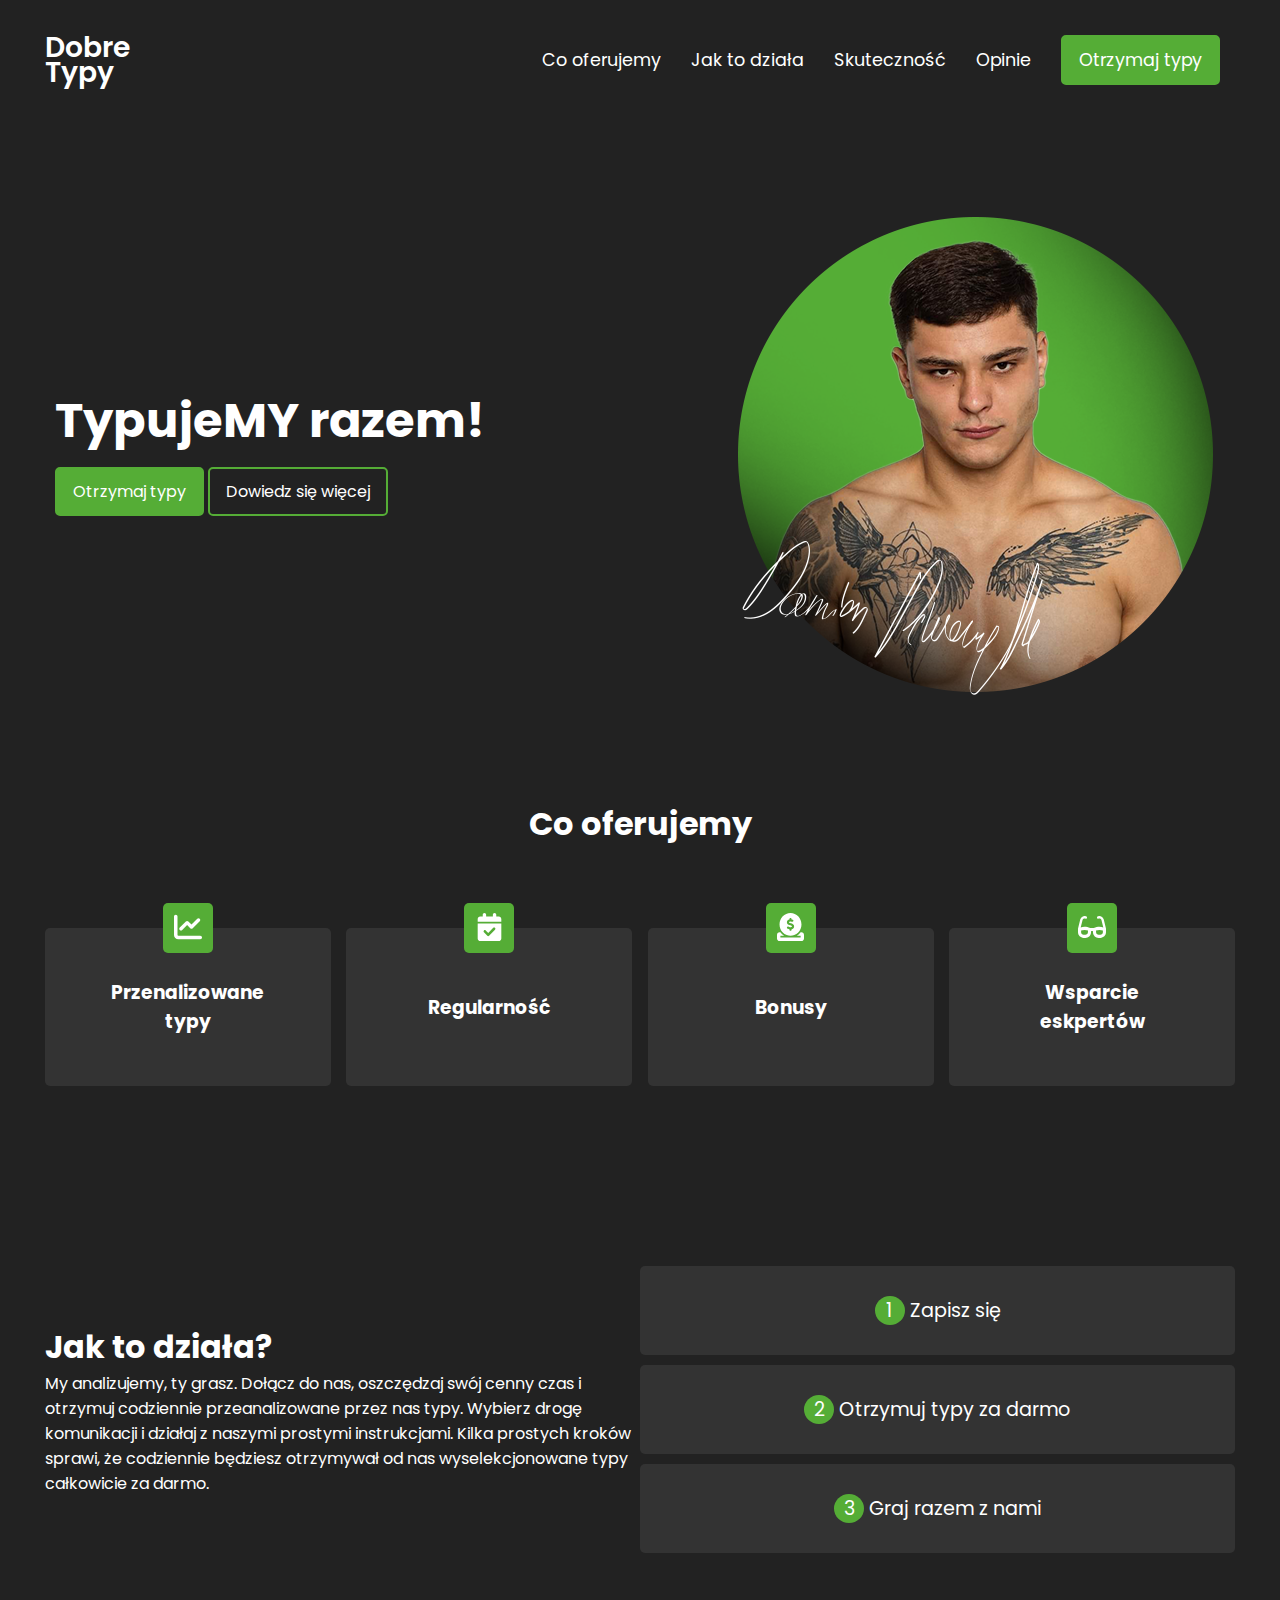
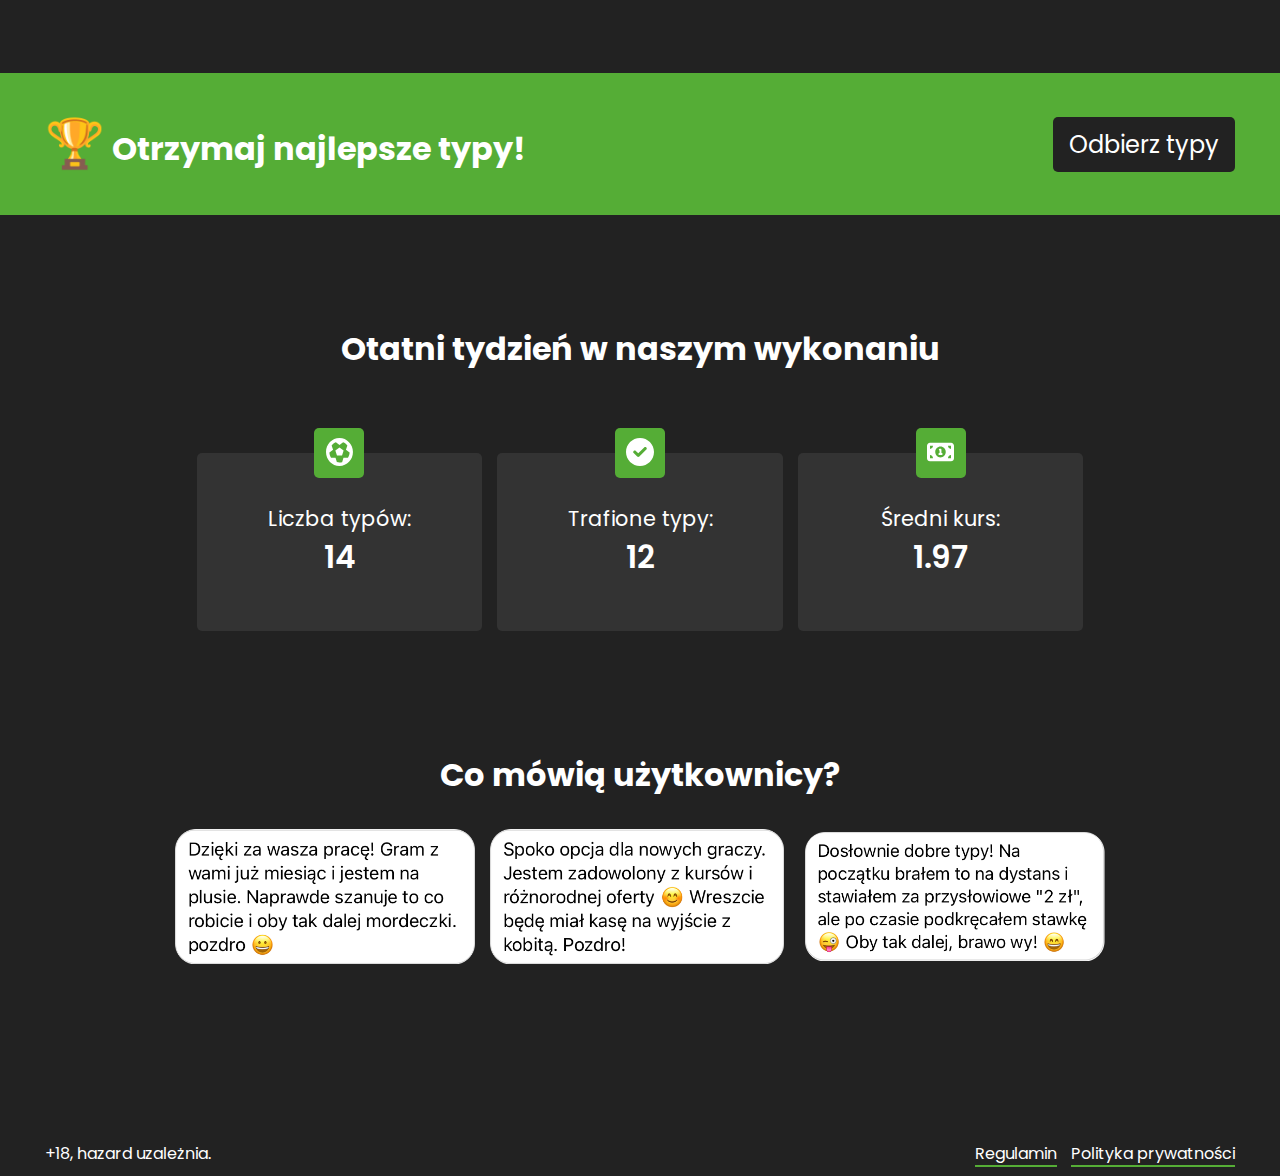
<file: index.html>
<!DOCTYPE html>
<html lang="en">

<head>
  <meta charset="UTF-8">
  <meta http-equiv="X-UA-Compatible" content="IE=edge">
  <meta name="viewport" content="width=device-width, initial-scale=1.0">
  <title>Dobre Typy!</title>
  <link rel="preconnect" href="https://fonts.googleapis.com">
  <link rel="preconnect" href="https://fonts.gstatic.com" crossorigin>
  <link href="https://fonts.googleapis.com/css2?family=Poppins:wght@400;600;700&display=swap" rel="stylesheet">

  <link rel="stylesheet" href="./style.css">
</head>

<body>

  <nav class="navbar">
    <div class="logo">
      <p> Dobre <br>Typy</p>
    </div>
    <ul class="menu-list">
      <li class="desktop"><a href="#oferta">Co oferujemy</a></li>
      <li class="desktop"><a href="#jak">Jak to działa</a></li>
      <li class="desktop"><a href="#skutecznosc">Skuteczność</a></li>
      <li class="desktop"><a href="#opinie">Opinie</a></li>
      <li><a class="primary-btn" href="#otrzymaj">Otrzymaj typy</a></li>
    </ul>
  </nav>

  <div id="max-width">
    <header class="header">
      <div class="header-copy">
        <h1>TypujeMY razem!</h1>
        <div class="header-buttons">
          <a href="#otrzymaj" class="primary-btn">Otrzymaj typy</a>
          <a href="#oferta" class="secondary-btn">Dowiedz się więcej</a>
        </div>
      </div>
      <div class="header-img"><img src="./img/ambasador.png" alt=""></div>
    </header>
  </div>


  <div id="max-width">
    <div id="oferta" class="offer">
      <h2>Co oferujemy</h2>
      <div class="offer-cards">
        <div class="card">
          <div class="icon"><img src="./img/chart-line-solid.svg" alt=""></div>
          <h3>Przenalizowane<br>typy</h3>
        </div>
        <div class="card">
          <div class="icon"><img src="./img/calendar-check-solid.svg" alt=""></div>
          <h3>Regularność</h3>
        </div>
        <div class="card">
          <div class="icon"><img src="./img/circle-dollar-to-slot-solid.svg" alt=""></div>
          <h3>Bonusy</h3>
        </div>
        <div class="card">
          <div class="icon"><img src="./img/glasses-solid.svg" alt=""></div>
          <h3>Wsparcie<br>eskpertów</h3>
        </div>
      </div>
    </div>
  </div>

  <div id="max-width">
    <div id="jak" class="how">
      <div class="how-copy">
        <h2>Jak to działa?</h2>
        <p>My analizujemy, ty grasz. Dołącz do nas, oszczędzaj swój cenny czas i otrzymuj codziennie przeanalizowane
          przez nas typy. Wybierz drogę komunikacji i działaj z naszymi prostymi instrukcjami. Kilka prostych kroków
          sprawi, że codziennie będziesz otrzymywał od nas wyselekcjonowane typy całkowicie za darmo.</p>
      </div>

      <div class="how-steps">
        <div class="step step1">
          <p><span class="num">1</span>
            Zapisz się</p>
        </div>
        <div class="step step2">
          <p><span class="num">2</span>
            Otrzymuj typy za darmo</p>
        </div>
        <div class="step step3">
          <p><span class="num">3</span>
            Graj razem z nami</p>
        </div>
      </div>
    </div>
  </div>

  <div id="full-width">
    <div id="max-width">
      <div id="otrzymaj" class="get-bets">
        <h2><span class="emoji">&#x1F3C6;</span> Otrzymaj najlepsze typy!</h2>
        <a href="https://m.me/100685965868859" class="bets-btn">Odbierz typy</a>
      </div>
    </div>
  </div>

  <div id="max-width">
    <div id="skutecznosc" class="accuracy">
      <h2>Otatni tydzień w naszym wykonaniu</h2>
      <div class="accuracy-cards">
        <div class="card">
          <div class="icon"><img src="./img/futbol-solid.svg" alt=""></div>
          <h4>Liczba typów:<br> <span class="stat">14</span></h4>
        </div>
        <div class="card">
          <div class="icon"><img src="./img/circle-check-solid.svg" alt=""></div>
          <h4>Trafione typy:<br> <span class="stat">12</span></h4>
        </div>
        <div class="card">
          <div class="icon"><img src="./img/money-bill-1-solid.svg" alt=""></div>
          <h4>Średni kurs:<br> <span class="stat">1.97</span></h4>
        </div>
      </div>
    </div>
  </div>

  <div id="max-width">
    <div id="opinie" class="testimionals">
      <h2>Co mówią użytkownicy?</h2>
      <div class="testimonials-container">
        <div class="testimonial">
          <img src="./img/opinia1.png" alt="Opinia pierwszego użytkownika">
        </div>
        <div class="testimonial">
          <img src="./img/opinia2.png" alt="Opinia drugiego użytkownika">
        </div>
        <div class="testimonial">
          <img src="./img/opinia3.png" alt="Opinia trzeciego użytkownika">
        </div>
      </div>
    </div>
  </div>

  <div id="max-width">
    <footer>
      <p>+18, hazard uzależnia.</p>
      <div class="footer-btns">
        <a href="./regulamin.html">Regulamin</a>
        <a href="./privacy.html">Polityka prywatności</a>
      </div>
    </footer>
  </div>

</body>

</html>
</file>
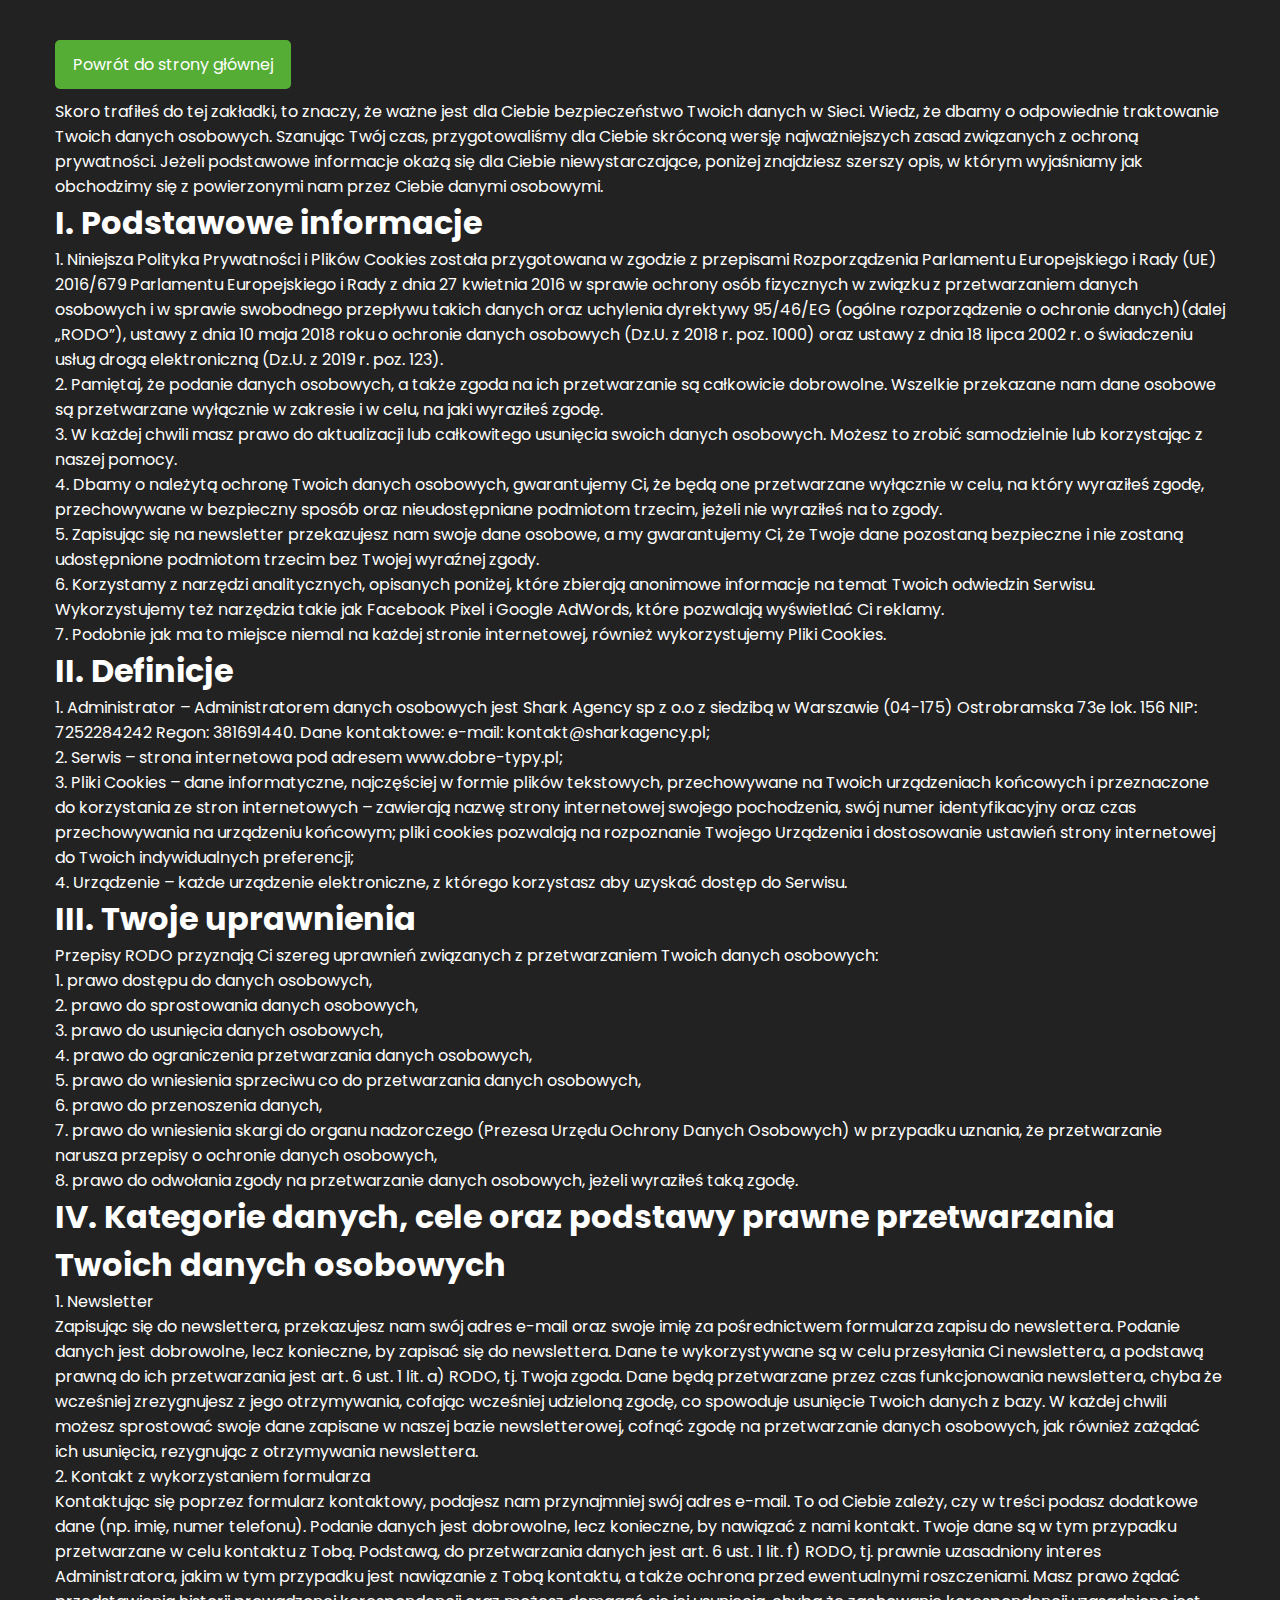
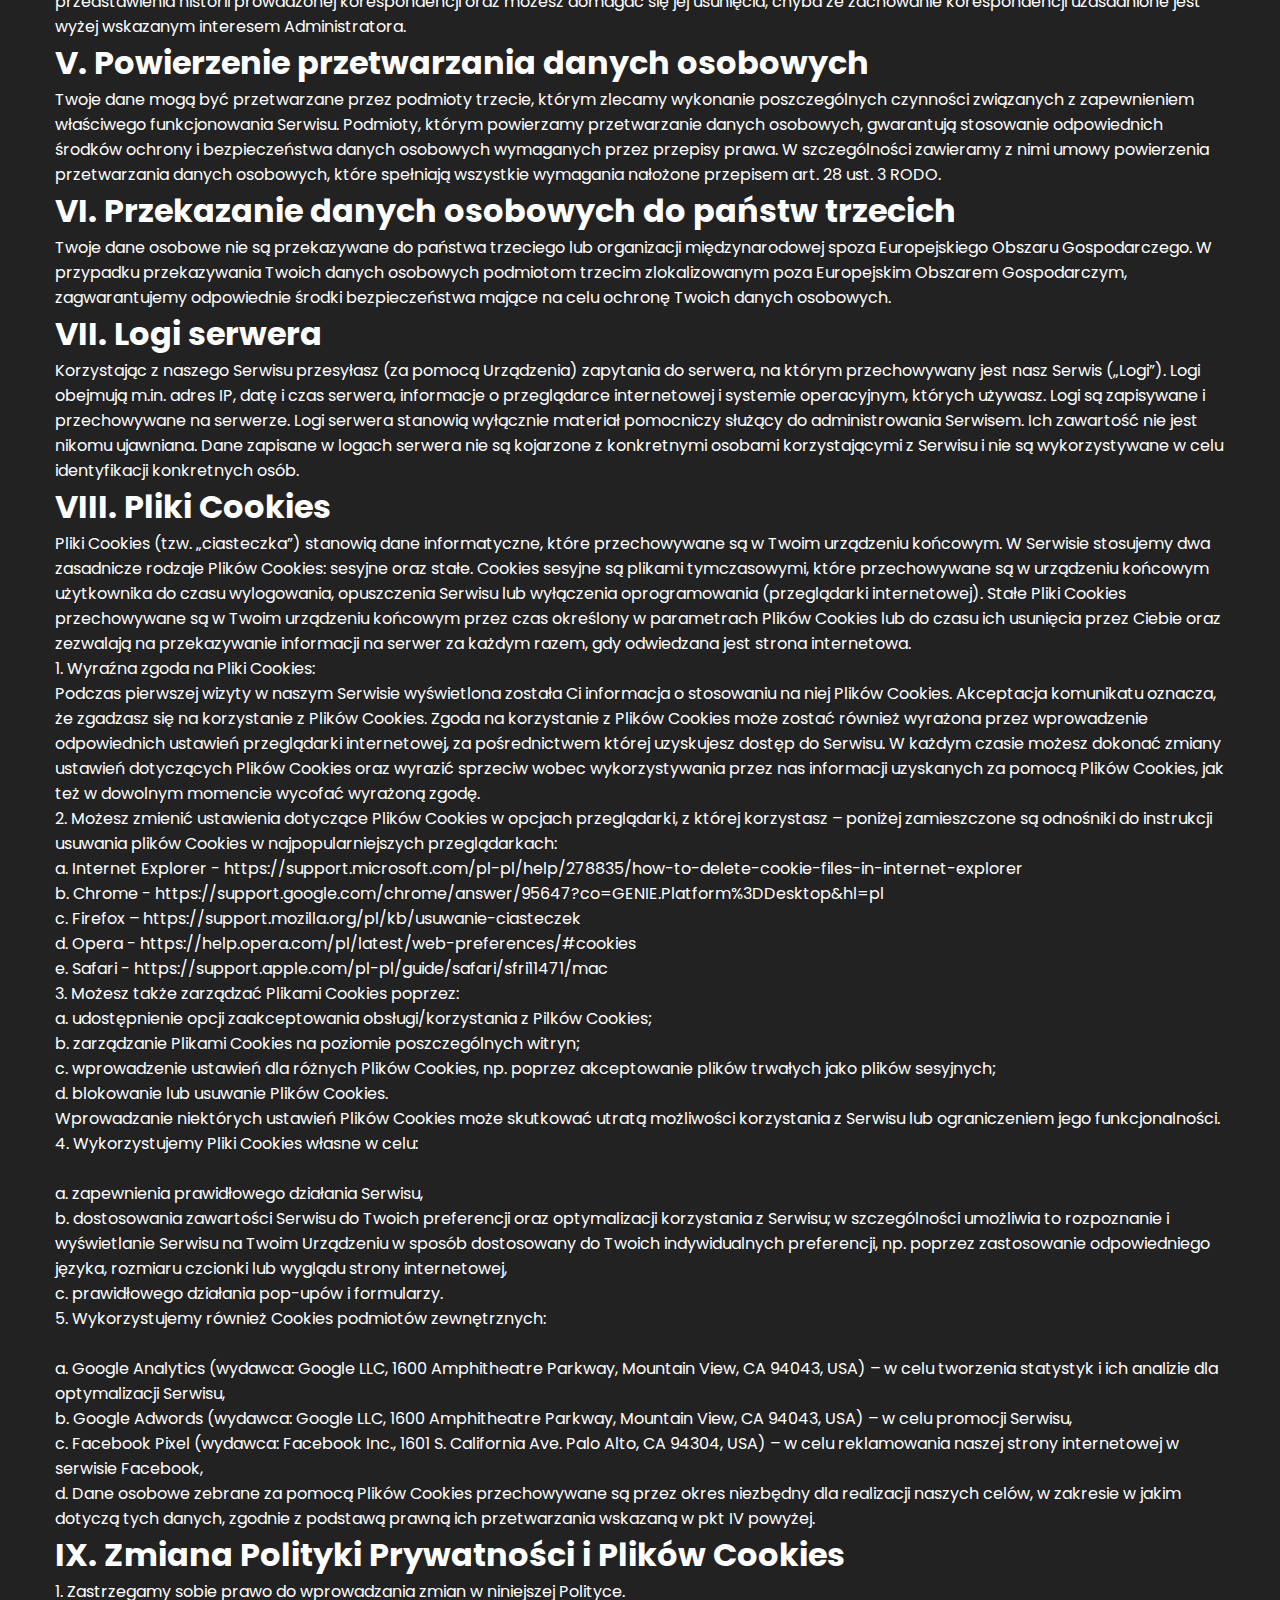
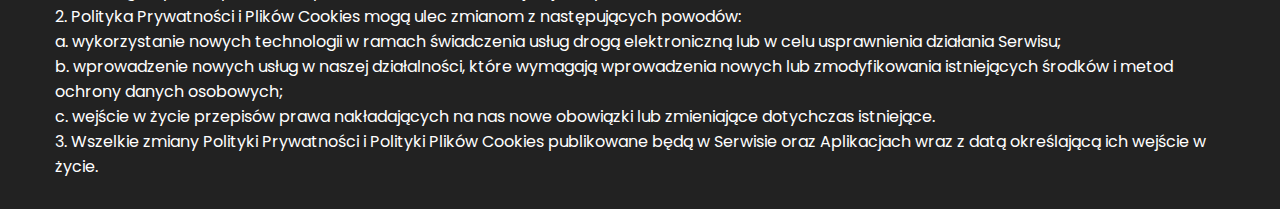
<file: privacy.html>
<!DOCTYPE html>
<html lang="en">

<head>
  <meta charset="UTF-8">
  <meta http-equiv="X-UA-Compatible" content="IE=edge">
  <meta name="viewport" content="width=device-width, initial-scale=1.0">
  <title>Dobre Typy!</title>
  <link rel="preconnect" href="https://fonts.googleapis.com">
  <link rel="preconnect" href="https://fonts.gstatic.com" crossorigin>
  <link href="https://fonts.googleapis.com/css2?family=Poppins:wght@400;600;700&display=swap" rel="stylesheet">

  <link rel="stylesheet" href="./style.css">
</head>

<body>
  <div class="regulamin">
    <a href="./index.html" class="primary-btn">Powrót do strony głównej</a>
    <p>Skoro trafiłeś do tej zakładki, to znaczy, że ważne jest dla Ciebie bezpieczeństwo Twoich danych w Sieci. Wiedz,
      że dbamy o odpowiednie traktowanie Twoich danych osobowych. Szanując Twój czas, przygotowaliśmy dla Ciebie
      skróconą wersję najważniejszych zasad związanych z ochroną prywatności. Jeżeli podstawowe informacje okażą się dla
      Ciebie niewystarczające, poniżej znajdziesz szerszy opis, w którym wyjaśniamy jak obchodzimy się z powierzonymi
      nam przez Ciebie danymi osobowymi.</p>
    <h2>I. Podstawowe informacje</h2>
    <ul>
      <li>1. Niniejsza Polityka Prywatności i Plików Cookies została przygotowana w zgodzie z przepisami Rozporządzenia
        Parlamentu Europejskiego i Rady (UE) 2016/679 Parlamentu Europejskiego i Rady z dnia 27 kwietnia 2016 w sprawie
        ochrony osób fizycznych w związku z przetwarzaniem danych osobowych i w sprawie swobodnego przepływu takich
        danych oraz uchylenia dyrektywy 95/46/EG (ogólne rozporządzenie o ochronie danych)(dalej „RODO”), ustawy z dnia
        10 maja 2018 roku o ochronie danych osobowych (Dz.U. z 2018 r. poz. 1000) oraz ustawy z dnia 18 lipca 2002 r. o
        świadczeniu usług drogą elektroniczną (Dz.U. z 2019 r. poz. 123).</li>
      <li>2. Pamiętaj, że podanie danych osobowych, a także zgoda na ich przetwarzanie są całkowicie dobrowolne.
        Wszelkie przekazane nam dane osobowe są przetwarzane wyłącznie w zakresie i w celu, na jaki wyraziłeś zgodę.
      </li>
      <li>3. W każdej chwili masz prawo do aktualizacji lub całkowitego usunięcia swoich danych osobowych. Możesz to
        zrobić samodzielnie lub korzystając z naszej pomocy.</li>
      <li>4. Dbamy o należytą ochronę Twoich danych osobowych, gwarantujemy Ci, że będą one przetwarzane wyłącznie w
        celu, na który wyraziłeś zgodę, przechowywane w bezpieczny sposób oraz nieudostępniane podmiotom trzecim, jeżeli
        nie wyraziłeś na to zgody.
      </li>
      <li>5. Zapisując się na newsletter przekazujesz nam swoje dane osobowe, a my gwarantujemy Ci, że Twoje dane
        pozostaną bezpieczne i nie zostaną udostępnione podmiotom trzecim bez Twojej wyraźnej zgody.</li>
      <li>6. Korzystamy z narzędzi analitycznych, opisanych poniżej, które zbierają anonimowe informacje na temat Twoich
        odwiedzin Serwisu. Wykorzystujemy też narzędzia takie jak Facebook Pixel i Google AdWords, które pozwalają
        wyświetlać Ci reklamy.</li>
      <li>7. Podobnie jak ma to miejsce niemal na każdej stronie internetowej, również wykorzystujemy Pliki Cookies.
      </li>
    </ul>
    <h2>II. Definicje</h2>
    <ul>
      <li>1. Administrator – Administratorem danych osobowych jest Shark Agency sp z o.o z siedzibą w Warszawie (04-175)
        Ostrobramska 73e lok. 156 NIP: 7252284242 Regon: 381691440. Dane kontaktowe: e-mail: kontakt@sharkagency.pl;
      </li>
      <li>2. Serwis – strona internetowa pod adresem www.dobre-typy.pl;</li>
      <li>3. Pliki Cookies – dane informatyczne, najczęściej w formie plików tekstowych, przechowywane na Twoich
        urządzeniach końcowych i przeznaczone do korzystania ze stron internetowych – zawierają nazwę strony
        internetowej swojego pochodzenia, swój numer identyfikacyjny oraz czas przechowywania na urządzeniu końcowym;
        pliki cookies pozwalają na rozpoznanie Twojego Urządzenia i dostosowanie ustawień strony internetowej do Twoich
        indywidualnych preferencji;</li>
      <li>4. Urządzenie – każde urządzenie elektroniczne, z którego korzystasz aby uzyskać dostęp do Serwisu.</li>
    </ul>
    <h2>III. Twoje uprawnienia</h2>
    <ul>
      <li>Przepisy RODO przyznają Ci szereg uprawnień związanych z przetwarzaniem Twoich danych osobowych:</li>
      <li>1. prawo dostępu do danych osobowych,</li>
      <li>2. prawo do sprostowania danych osobowych,</li>
      <li>3. prawo do usunięcia danych osobowych,</li>
      <li>4. prawo do ograniczenia przetwarzania danych osobowych,</li>
      <li>5. prawo do wniesienia sprzeciwu co do przetwarzania danych osobowych,</li>
      <li>6. prawo do przenoszenia danych,</li>
      <li>7. prawo do wniesienia skargi do organu nadzorczego (Prezesa Urzędu Ochrony Danych Osobowych) w przypadku
        uznania, że przetwarzanie narusza przepisy o ochronie danych osobowych,</li>
      <li>8. prawo do odwołania zgody na przetwarzanie danych osobowych, jeżeli wyraziłeś taką zgodę.</li>
    </ul>
    <h2>IV. Kategorie danych, cele oraz podstawy prawne przetwarzania Twoich danych osobowych</h2>
    <ul>
      <li>1. Newsletter <br>Zapisując się do newslettera, przekazujesz nam swój adres e-mail oraz swoje imię za
        pośrednictwem formularza zapisu do newslettera. Podanie danych jest dobrowolne, lecz konieczne, by zapisać się
        do newslettera. Dane te wykorzystywane są w celu przesyłania Ci newslettera, a podstawą prawną do ich
        przetwarzania jest art. 6 ust. 1 lit. a) RODO, tj. Twoja zgoda. Dane będą przetwarzane przez czas funkcjonowania
        newslettera, chyba że wcześniej zrezygnujesz z jego otrzymywania, cofając wcześniej udzieloną zgodę, co
        spowoduje usunięcie Twoich danych z bazy. W każdej chwili możesz sprostować swoje dane zapisane w naszej bazie
        newsletterowej, cofnąć zgodę na przetwarzanie danych osobowych, jak również zażądać ich usunięcia, rezygnując z
        otrzymywania newslettera.</li>
      <li>2. Kontakt z wykorzystaniem formularza <br>Kontaktując się poprzez formularz kontaktowy, podajesz nam
        przynajmniej swój adres e-mail. To od Ciebie zależy, czy w treści podasz dodatkowe dane (np. imię, numer
        telefonu). Podanie danych jest dobrowolne, lecz konieczne, by nawiązać z nami kontakt. Twoje dane są w tym
        przypadku przetwarzane w celu kontaktu z Tobą. Podstawą, do przetwarzania danych jest art. 6 ust. 1 lit. f)
        RODO, tj. prawnie uzasadniony interes Administratora, jakim w tym przypadku jest nawiązanie z Tobą kontaktu, a
        także ochrona przed ewentualnymi roszczeniami. Masz prawo żądać przedstawienia historii prowadzonej
        korespondencji oraz możesz domagać się jej usunięcia, chyba że zachowanie korespondencji uzasadnione jest wyżej
        wskazanym interesem Administratora.</li>
    </ul>
    <h2>V. Powierzenie przetwarzania danych osobowych</h2>
    <p>Twoje dane mogą być przetwarzane przez podmioty trzecie, którym zlecamy wykonanie poszczególnych czynności
      związanych z zapewnieniem właściwego funkcjonowania Serwisu. Podmioty, którym powierzamy przetwarzanie danych
      osobowych, gwarantują stosowanie odpowiednich środków ochrony i bezpieczeństwa danych osobowych wymaganych przez
      przepisy prawa. W szczególności zawieramy z nimi umowy powierzenia przetwarzania danych osobowych, które spełniają
      wszystkie wymagania nałożone przepisem art. 28 ust. 3 RODO.</p>
    <h2>VI. Przekazanie danych osobowych do państw trzecich</h2>
    <p>Twoje dane osobowe nie są przekazywane do państwa trzeciego lub organizacji międzynarodowej spoza Europejskiego
      Obszaru Gospodarczego. W przypadku przekazywania Twoich danych osobowych podmiotom trzecim zlokalizowanym poza
      Europejskim Obszarem Gospodarczym, zagwarantujemy odpowiednie środki bezpieczeństwa mające na celu ochronę Twoich
      danych osobowych.</p>
    <h2>VII. Logi serwera</h2>
    <p>Korzystając z naszego Serwisu przesyłasz (za pomocą Urządzenia) zapytania do serwera, na którym przechowywany
      jest nasz Serwis („Logi”). Logi obejmują m.in. adres IP, datę i czas serwera, informacje o przeglądarce
      internetowej i systemie operacyjnym, których używasz. Logi są zapisywane i przechowywane na serwerze. Logi serwera
      stanowią wyłącznie materiał pomocniczy służący do administrowania Serwisem. Ich zawartość nie jest nikomu
      ujawniana. Dane zapisane w logach serwera nie są kojarzone z konkretnymi osobami korzystającymi z Serwisu i nie są
      wykorzystywane w celu identyfikacji konkretnych osób.</p>
    <h2>VIII. Pliki Cookies</h2>
    <p>Pliki Cookies (tzw. „ciasteczka”) stanowią dane informatyczne, które przechowywane są w Twoim urządzeniu
      końcowym. W Serwisie stosujemy dwa zasadnicze rodzaje Plików Cookies: sesyjne oraz stałe. Cookies sesyjne są
      plikami tymczasowymi, które przechowywane są w urządzeniu końcowym użytkownika do czasu wylogowania, opuszczenia
      Serwisu lub wyłączenia oprogramowania (przeglądarki internetowej). Stałe Pliki Cookies przechowywane są w Twoim
      urządzeniu końcowym przez czas określony w parametrach Plików Cookies lub do czasu ich usunięcia przez Ciebie oraz
      zezwalają na przekazywanie informacji na serwer za każdym razem, gdy odwiedzana jest strona internetowa.</p>
    <p>1. Wyraźna zgoda na Pliki Cookies: <br>
      Podczas pierwszej wizyty w naszym Serwisie wyświetlona została Ci informacja o stosowaniu na niej Plików Cookies.
      Akceptacja komunikatu oznacza, że zgadzasz się na korzystanie z Plików Cookies. Zgoda na korzystanie z Plików
      Cookies może zostać również wyrażona przez wprowadzenie odpowiednich ustawień przeglądarki internetowej, za
      pośrednictwem której uzyskujesz dostęp do Serwisu. W każdym czasie możesz dokonać zmiany ustawień dotyczących
      Plików Cookies oraz wyrazić sprzeciw wobec wykorzystywania przez nas informacji uzyskanych za pomocą Plików
      Cookies, jak też w dowolnym momencie wycofać wyrażoną zgodę.</p>
    <p>2. Możesz zmienić ustawienia dotyczące Plików Cookies w opcjach przeglądarki, z której korzystasz – poniżej
      zamieszczone są odnośniki do instrukcji usuwania plików Cookies w najpopularniejszych przeglądarkach:</p>
    <ul>
      <li>a. Internet Explorer -
        https://support.microsoft.com/pl-pl/help/278835/how-to-delete-cookie-files-in-internet-explorer</li>
      <li>b. Chrome - https://support.google.com/chrome/answer/95647?co=GENIE.Platform%3DDesktop&hl=pl</li>
      <li>c. Firefox – https://support.mozilla.org/pl/kb/usuwanie-ciasteczek</li>
      <li>d. Opera - https://help.opera.com/pl/latest/web-preferences/#cookies</li>
      <li>e. Safari - https://support.apple.com/pl-pl/guide/safari/sfri11471/mac</li>
      <p>3. Możesz także zarządzać Plikami Cookies poprzez:</p>
      <ul>
        <li>a. udostępnienie opcji zaakceptowania obsługi/korzystania z Pilków Cookies;</li>
        <li>b. zarządzanie Plikami Cookies na poziomie poszczególnych witryn;</li>
        <li>c. wprowadzenie ustawień dla różnych Plików Cookies, np. poprzez akceptowanie plików trwałych jako plików
          sesyjnych;</li>
        <li>d. blokowanie lub usuwanie Plików Cookies.</li>
        <li>Wprowadzanie niektórych ustawień Plików Cookies może skutkować utratą możliwości korzystania z Serwisu lub
          ograniczeniem jego funkcjonalności.</li>
      </ul>
    </ul>
    <p>4. Wykorzystujemy Pliki Cookies własne w celu: <br><br>
      a. zapewnienia prawidłowego działania Serwisu,

      <br>
      b. dostosowania zawartości Serwisu do Twoich preferencji oraz optymalizacji korzystania z Serwisu; w szczególności
      umożliwia to rozpoznanie i wyświetlanie Serwisu na Twoim Urządzeniu w sposób dostosowany do Twoich indywidualnych
      preferencji, np. poprzez zastosowanie odpowiedniego języka, rozmiaru czcionki lub wyglądu strony internetowej,
      <br>

      c. prawidłowego działania pop-upów i formularzy.

      <br>
      5. Wykorzystujemy również Cookies podmiotów zewnętrznych:
      <br>
      <br>
      a. Google Analytics (wydawca: Google LLC, 1600 Amphitheatre Parkway, Mountain View, CA 94043, USA) – w celu
      tworzenia statystyk i ich analizie dla optymalizacji Serwisu,

      <br>
      b. Google Adwords (wydawca: Google LLC, 1600 Amphitheatre Parkway, Mountain View, CA 94043, USA) – w celu promocji
      Serwisu,

      <br>
      c. Facebook Pixel (wydawca: Facebook Inc., 1601 S. California Ave. Palo Alto, CA 94304, USA) – w celu reklamowania
      naszej strony internetowej w serwisie Facebook,

      <br>
      d. Dane osobowe zebrane za pomocą Plików Cookies przechowywane są przez okres niezbędny dla realizacji naszych
      celów, w zakresie w jakim dotyczą tych danych, zgodnie z podstawą prawną ich przetwarzania wskazaną w pkt IV
      powyżej.
    </p>
    <h2>IX. Zmiana Polityki Prywatności i Plików Cookies</h2>
    <p>1. Zastrzegamy sobie prawo do wprowadzania zmian w niniejszej Polityce.
      <br>

      2. Polityka Prywatności i Plików Cookies mogą ulec zmianom z następujących powodów:

      <br>
      a. wykorzystanie nowych technologii w ramach świadczenia usług drogą elektroniczną lub w celu usprawnienia
      działania Serwisu;
      <br>

      b. wprowadzenie nowych usług w naszej działalności, które wymagają wprowadzenia nowych lub zmodyfikowania
      istniejących środków i metod ochrony danych osobowych;

      <br>
      c. wejście w życie przepisów prawa nakładających na nas nowe obowiązki lub zmieniające dotychczas istniejące.

      <br>
      3. Wszelkie zmiany Polityki Prywatności i Polityki Plików Cookies publikowane będą w Serwisie oraz Aplikacjach
      wraz z datą określającą ich wejście w życie.</p>
  </div>
</body>

</html>
</file>
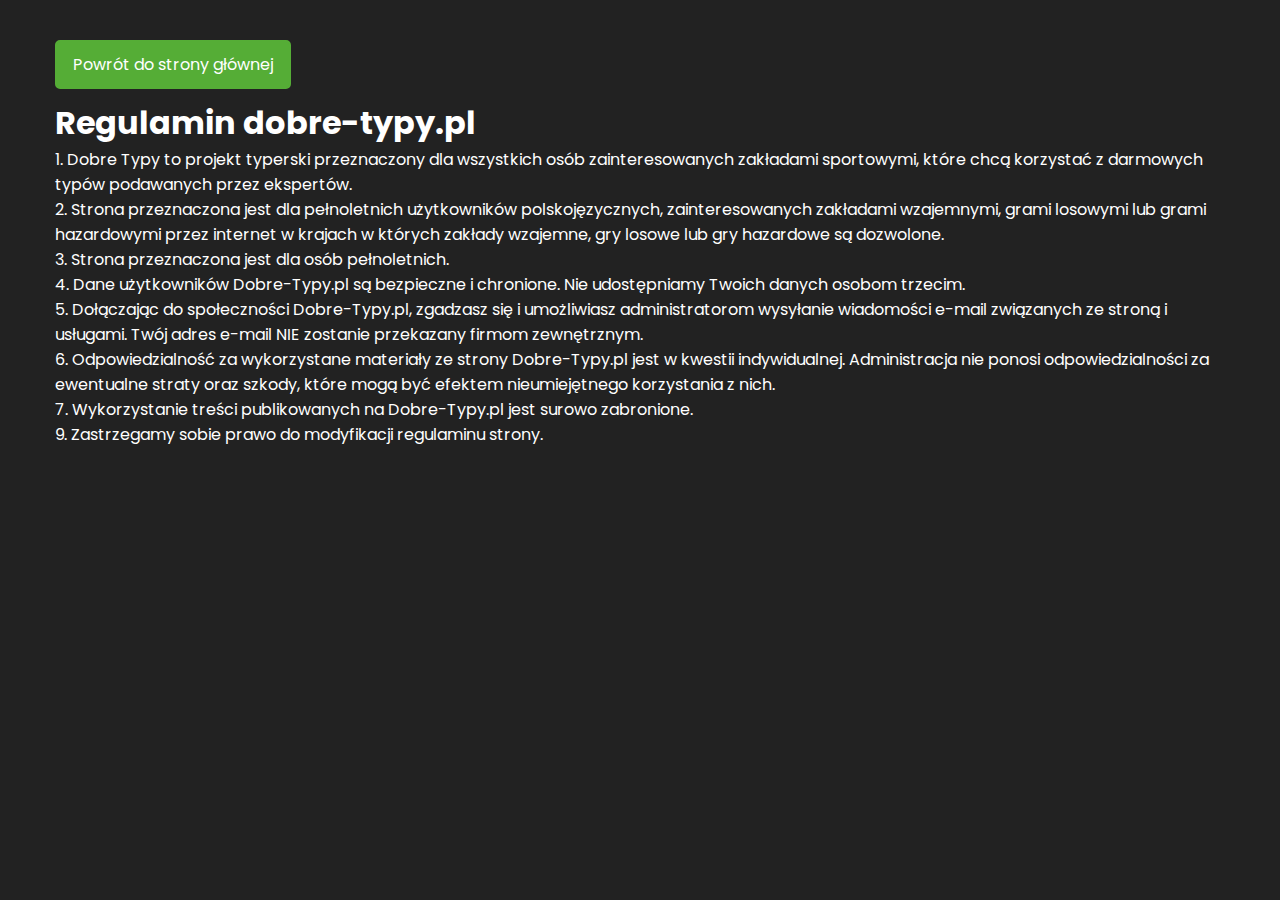
<file: regulamin.html>
<!DOCTYPE html>
<html lang="en">

<head>
  <meta charset="UTF-8">
  <meta http-equiv="X-UA-Compatible" content="IE=edge">
  <meta name="viewport" content="width=device-width, initial-scale=1.0">
  <title>Dobre Typy!</title>
  <link rel="preconnect" href="https://fonts.googleapis.com">
  <link rel="preconnect" href="https://fonts.gstatic.com" crossorigin>
  <link href="https://fonts.googleapis.com/css2?family=Poppins:wght@400;600;700&display=swap" rel="stylesheet">

  <link rel="stylesheet" href="./style.css">
</head>

<body>
  <div class="regulamin">
    <a href="./index.html" class="primary-btn">Powrót do strony głównej</a>
    <h2>Regulamin dobre-typy.pl</h2>
    <ul>
      <li>1. Dobre Typy to projekt typerski przeznaczony dla wszystkich osób zainteresowanych zakładami sportowymi,
        które
        chcą korzystać z darmowych typów podawanych przez ekspertów.</li>
      <li>2. Strona przeznaczona jest dla pełnoletnich użytkowników polskojęzycznych, zainteresowanych zakładami
        wzajemnymi, grami losowymi lub grami hazardowymi przez internet w krajach w których zakłady wzajemne, gry losowe
        lub gry hazardowe są dozwolone.</li>
      <li>3. Strona przeznaczona jest dla osób pełnoletnich.</li>
      <li>4. Dane użytkowników Dobre-Typy.pl są bezpieczne i chronione. Nie udostępniamy Twoich danych osobom trzecim.
      </li>
      <li>5. Dołączając do społeczności Dobre-Typy.pl, zgadzasz się i umożliwiasz administratorom wysyłanie wiadomości
        e-mail związanych ze stroną i usługami. Twój adres e-mail NIE zostanie przekazany firmom zewnętrznym.</li>
      <li>6. Odpowiedzialność za wykorzystane materiały ze strony Dobre-Typy.pl jest w kwestii indywidualnej.
        Administracja nie ponosi odpowiedzialności za ewentualne straty oraz szkody, które mogą być efektem
        nieumiejętnego
        korzystania z nich.</li>
      <li>7. Wykorzystanie treści publikowanych na Dobre-Typy.pl jest surowo zabronione.</li>
      <li>9. Zastrzegamy sobie prawo do modyfikacji regulaminu strony.</li>
    </ul>
  </div>
</body>

</html>
</file>
<file: style.css>
* {
  margin: 0;
  padding: 0;
  box-sizing: border-box;
}

html {
  scroll-behavior: smooth;
}

body {
  font-family: 'Poppins', sans-serif;
  background: #222;
  color: #fff;
}


#full-width {
  width: 100%;
  background: #55AD36;
  margin-top: 100px;
  padding-top: 25px;
  padding-bottom: 25px;
}

#max-width {
  max-width: 1250px;
  margin: 0 auto;
  overflow: hidden;
  padding: 10px 30px;
}

h1 {
  font-size: 3em;
}

h2 {
  font-size: 2em;
}

.bets-btn {
  display: inline-block;
  background: #222;
  padding: 10px 16px;
  color: #fff;
  text-decoration: none;
  cursor: pointer;
  border-radius: 5px;
  font-size: 1.5em;
  transition: .2s;
}

.bets-btn:hover {
  background: #eeee;
  color: #222;
}

.primary-btn {
  display: inline-block;
  color: #fff;
  margin: 10px 0;
  background-color: #55AD36;
  border: 2px solid #55AD36;
  text-decoration: none;
  padding: 10px 16px;
  border-radius: 5px;
  font-weight: 400;
  transition: .2s;
  cursor: pointer;
}

.primary-btn:hover {
  background-color: #225210;
}

.secondary-btn {
  display: inline-block;
  color: #fff;
  margin: 10px 0;
  background-color: #222;
  border: 2px solid #55AD36;
  text-decoration: none;
  padding: 10px 16px;
  border-radius: 5px;
  font-weight: 400;
  transition: .2s;
  cursor: pointer;
}

.secondary-btn:hover {
  background-color: #225210;
}

.navbar {
  display: flex;
  justify-content: space-between;
  align-items: center;
  padding: 10px 30px;
  max-width: 1250px;
  margin: 0 auto;
  font-size: 1.1em;
}

.logo {
  font-size: 1.6em;
  font-weight: 600;
  line-height: 0.9em;
}

.menu-list {
  display: inline-flex;
  list-style: none;
  align-items: center;
}

.menu-list li {
  margin: 5px 0;
  padding: 10px 15px;
}

.menu-list li a {
  text-decoration: none;
  color: #fff;
}

.header {
  display: flex;
  justify-content: space-between;
  align-items: center;
  min-height: 70vh;
  margin: 10px;
}

.header-img img {
  max-width: 100%;
}

.offer {
  text-align: center;
}

.offer-cards {
  display: flex;
  justify-content: space-between;
  flex-wrap: wrap;
  gap: 15px;
  margin-top: 30px;
}

.card {
  position: relative;
  display: flex;
  justify-content: center;
  align-items: center;
  background: #333;
  padding: 50px;
  margin-top: 50px;
  border-radius: 5px;
  width: 24%;
}

.icon {
  position: absolute;
  top: 0;
  left: 50%;
  transform: translate(-50%, -50%);
  width: 50px;
  height: 50px;
  background: #55AD36;
  border-radius: 5px;
}

.icon img {
  padding: 10px;
  width: 95%;
  height: 95%;
}

.how {
  display: flex;
  flex-wrap: wrap;
  justify-content: space-between;
  align-items: center;
  margin-top: 150px;
}

.how-copy {
  width: 50%;
}

.how-steps {
  width: 50%;
}

.step {
  display: flex;
  justify-content: center;
  align-items: center;
  gap: 15px;
  background: #333;
  border-radius: 5px;
  text-align: center;
  padding: 30px 15px;
  font-size: 1.2em;
  margin: 10px 0;
}

.num {
  display: inline-block;
  background: #55AD36;
  width: 30px;
  border-radius: 50%;
}

.get-bets {
  display: flex;
  justify-content: space-between;
  align-items: center;
  flex-wrap: wrap;
}

.get-bets h2 .emoji {
  font-size: 1.5em;
}

.accuracy {
  margin-top: 100px;
  text-align: center;
}

.accuracy-cards {
  display: flex;
  justify-content: center;
  flex-wrap: wrap;
  gap: 15px;
  margin-top: 30px;
}

.card h4 {
  font-weight: 400;
  font-size: 1.3em;
}

.stat {
  font-weight: 600;
  font-size: 1.5em;
}

.testimionals {
  margin-top: 100px;
}

.testimionals h2 {
  text-align: center;
}

.testimonials-container {
  display: flex;
  flex-wrap: wrap;
  justify-content: center;
  align-items: center;
  gap: 15px;
  margin-top: 30px;
}


.testimonial img {
  max-width: 300px;
}


footer {
  margin-top: 150px;
  display: flex;
  justify-content: space-between;
}

.footer-btns a {
  color: #fff;
  text-decoration: none;
  border-bottom: 2px solid #55AD36;
  margin-left: 10px;
}

.regulamin {
  max-width: 1200px;
  margin: 0 auto;
  padding: 30px 15px;
}

.regulamin ul {
  list-style: none;
}


@media (max-width: 1024px) {
  .header {
    flex-direction: column-reverse;
    justify-content: center;
    order: 1;
  }

  .header-copy {
    text-align: center;
    margin-top: 30px;
  }

  .card {
    width: 48%;
  }

  .how {
    justify-content: center;

  }

  .how-copy {
    width: 100%;
  }

  .how-steps {
    width: 100%;
    margin-top: 30px;
  }
}

@media (max-width: 890px) {
  .desktop {
    display: none;
  }
}

@media (max-width: 710px) {
  .get-bets {
    text-align: center;
    justify-content: center;
  }

  .bets-btn {
    margin-top: 20px;
  }
}

@media (max-width: 650px) {
  h1 {
    font-size: 2em;
  }

  .card {
    width: 100%;
  }

  .testimonial img {
    max-width: 100%;
  }

  footer {
    flex-direction: column;
    text-align: center;
  }

  .footer-btns {
    margin-top: 10px;
  }
}
</file>
